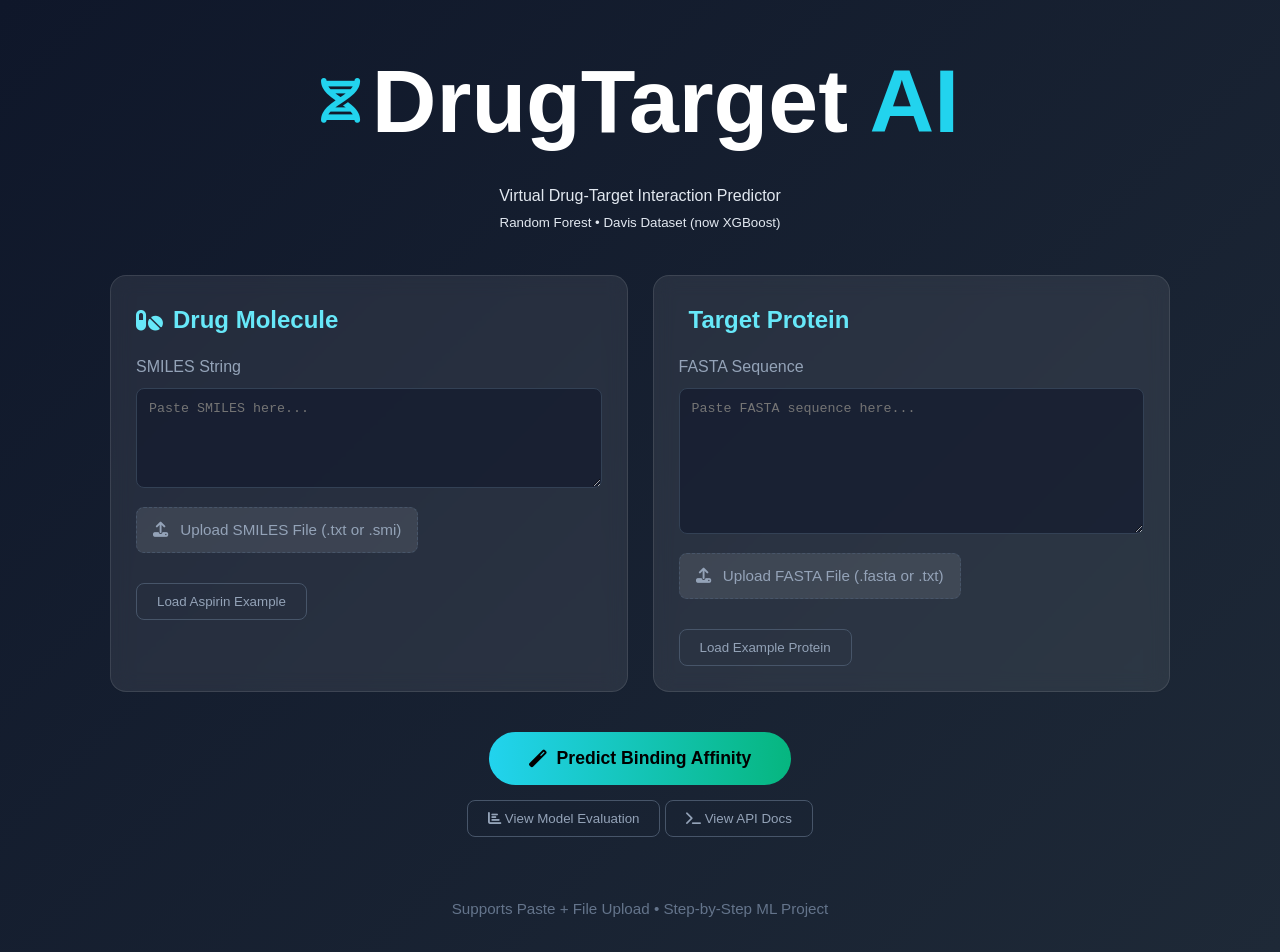
<file: frontend/index.html>
<!DOCTYPE html>
<html lang="en">
<head>
    <meta charset="UTF-8">
    <meta name="viewport" content="width=device-width, initial-scale=1.0">
    <title>DrugTarget AI - DTI Predictor</title>
    <link rel="stylesheet" href="style.css">
    <link href="https://cdnjs.cloudflare.com/ajax/libs/font-awesome/6.5.0/css/all.min.css" rel="stylesheet">
</head>
<body>
    <div class="container">
        <header>
            <div class="logo">
                <i class="fas fa-dna"></i>
                <h1>DrugTarget <span>AI</span></h1>
            </div>
            <p>Virtual Drug-Target Interaction Predictor</p>
            <small>Random Forest • Davis Dataset (now XGBoost)</small>
        </header>

        <main>
            <div class="input-grid">
                <div class="card">
                    <h2><i class="fas fa-pills"></i> Drug Molecule</h2>
                    <label for="smiles">SMILES String</label>
                    <textarea id="smiles" rows="3" placeholder="Paste SMILES here..."></textarea>
                    <div class="upload-group">
                        <label class="upload-btn">
                            <i class="fas fa-upload"></i> Upload SMILES File (.txt or .smi)
                            <input type="file" id="smilesFile" accept=".txt,.smi" style="display:none;" onchange="handleSmilesUpload(event)">
                        </label>
                    </div>
                    <button onclick="loadExampleDrug()" class="btn-secondary">Load Aspirin Example</button>
                </div>

                <div class="card">
                    <h2><i class="fas fa-protein"></i> Target Protein</h2>
                    <label for="fasta">FASTA Sequence</label>
                    <textarea id="fasta" rows="8" placeholder="Paste FASTA sequence here..."></textarea>
                    <div class="upload-group">
                        <label class="upload-btn">
                            <i class="fas fa-upload"></i> Upload FASTA File (.fasta or .txt)
                            <input type="file" id="fastaFile" accept=".fasta,.txt" style="display:none;" onchange="handleFastaUpload(event)">
                        </label>
                    </div>
                    <button onclick="loadExampleProtein()" class="btn-secondary">Load Example Protein</button>
                </div>
            </div>

            <div class="predict-section">
                <button onclick="predictInteraction()" class="btn-primary" id="predictBtn">
                    <i class="fas fa-magic"></i> Predict Binding Affinity
                </button>
                
                <button onclick="window.location.href='evaluation.html'" class="btn-secondary" style="margin-top: 15px;">
                    <i class="fas fa-chart-bar"></i> View Model Evaluation
                </button>
                
                <button onclick="window.location.href='api_docs.html'" class="btn-secondary" style="margin-top: 15px;">
                    <i class="fas fa-terminal"></i> View API Docs
                </button>
            </div>

            <div class="result-card" id="resultCard" style="display: none;">
                <h2>Prediction Result</h2>
                <div class="result-content">
                    <div class="affinity-score">
                        <span id="affinityValue">0.00</span>
                        <span class="unit">pKd</span>
                    </div>
                    <p id="interpretation" class="interpretation"></p>
                    <p id="confidence" class="confidence"></p>
                </div>
                <button onclick="resetForm()" class="btn-secondary">New Prediction</button>
            </div>
        </main>

        <footer>
            <p>Supports Paste + File Upload • Step-by-Step ML Project</p>
        </footer>
    </div>

    <script src="script.js"></script>
</body>
</html>
</file>
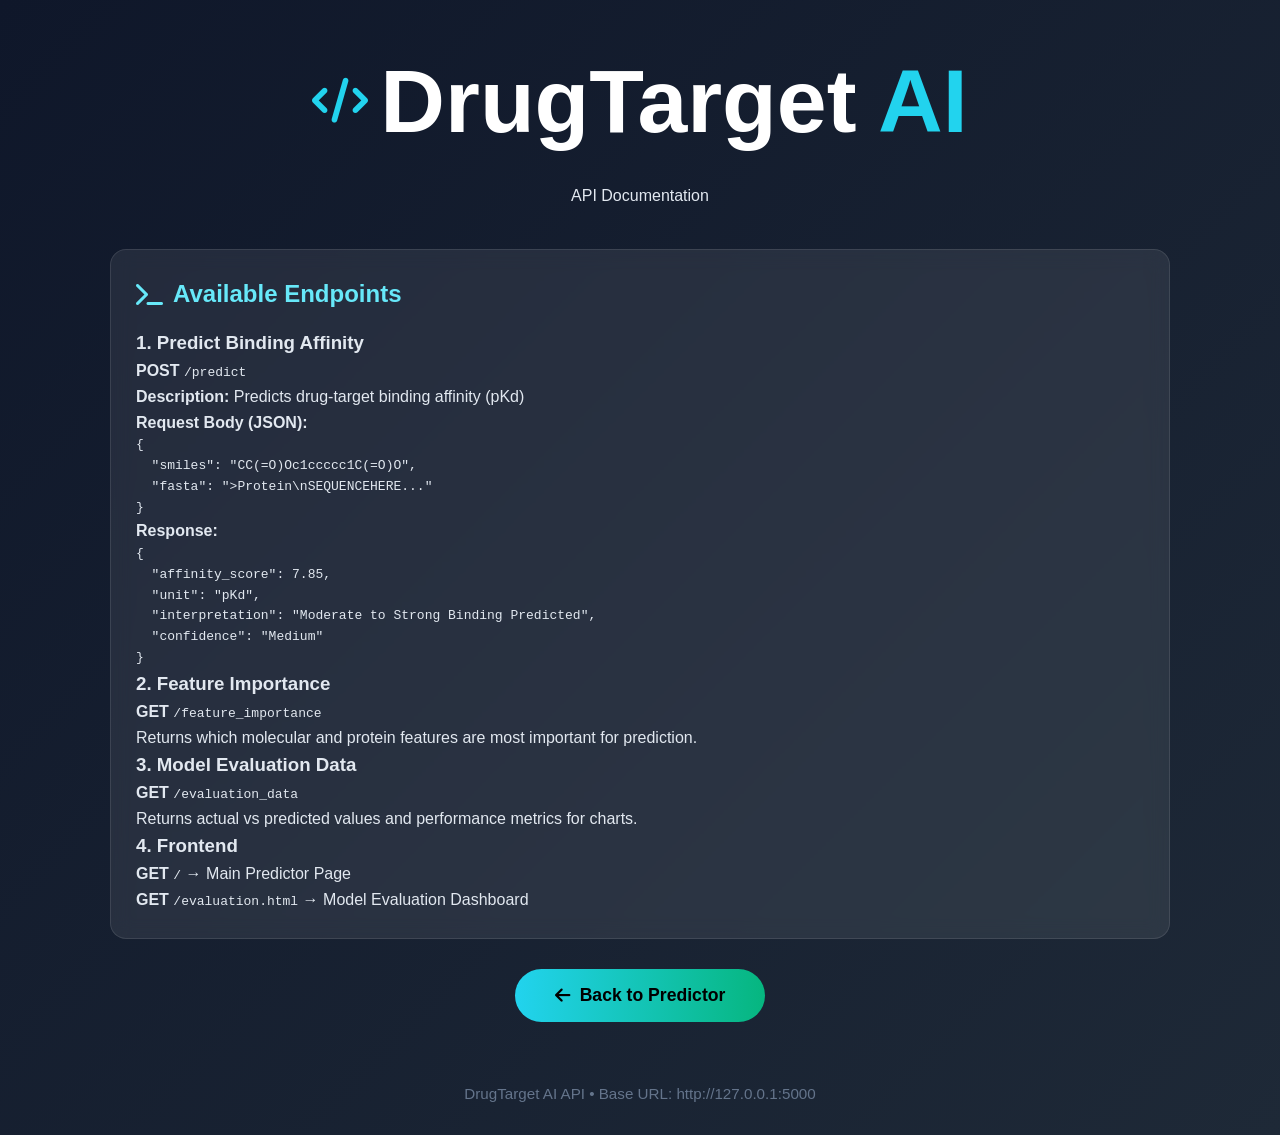
<file: frontend/api_docs.html>
<!DOCTYPE html>
<html lang="en">
<head>
    <meta charset="UTF-8">
    <meta name="viewport" content="width=device-width, initial-scale=1.0">
    <title>DrugTarget AI - API Documentation</title>
    <link rel="stylesheet" href="style.css">
    <link href="https://cdnjs.cloudflare.com/ajax/libs/font-awesome/6.5.0/css/all.min.css" rel="stylesheet">
</head>
<body>
    <div class="container">
        <header>
            <div class="logo">
                <i class="fas fa-code"></i>
                <h1>DrugTarget <span>AI</span></h1>
            </div>
            <p>API Documentation</p>
        </header>

        <main>
            <div class="card" style="margin-bottom: 30px;">
                <h2><i class="fas fa-terminal"></i> Available Endpoints</h2>
                
                <div class="api-endpoint">
                    <h3>1. Predict Binding Affinity</h3>
                    <p><strong>POST</strong> <code>/predict</code></p>
                    <p><strong>Description:</strong> Predicts drug-target binding affinity (pKd)</p>
                    <strong>Request Body (JSON):</strong>
                    <pre>{
  "smiles": "CC(=O)Oc1ccccc1C(=O)O",
  "fasta": ">Protein\nSEQUENCEHERE..."
}</pre>
                    <strong>Response:</strong>
                    <pre>{
  "affinity_score": 7.85,
  "unit": "pKd",
  "interpretation": "Moderate to Strong Binding Predicted",
  "confidence": "Medium"
}</pre>
                </div>

                <div class="api-endpoint">
                    <h3>2. Feature Importance</h3>
                    <p><strong>GET</strong> <code>/feature_importance</code></p>
                    <p>Returns which molecular and protein features are most important for prediction.</p>
                </div>

                <div class="api-endpoint">
                    <h3>3. Model Evaluation Data</h3>
                    <p><strong>GET</strong> <code>/evaluation_data</code></p>
                    <p>Returns actual vs predicted values and performance metrics for charts.</p>
                </div>

                <div class="api-endpoint">
                    <h3>4. Frontend</h3>
                    <p><strong>GET</strong> <code>/</code> → Main Predictor Page</p>
                    <p><strong>GET</strong> <code>/evaluation.html</code> → Model Evaluation Dashboard</p>
                </div>
            </div>

            <div style="text-align: center;">
                <button onclick="window.location.href='index.html'" class="btn-primary">
                    <i class="fas fa-arrow-left"></i> Back to Predictor
                </button>
            </div>
        </main>

        <footer>
            <p>DrugTarget AI API • Base URL: http://127.0.0.1:5000</p>
        </footer>
    </div>
</body>
</html>
</file>
<file: frontend/style.css>
* {
    margin: 0;
    padding: 0;
    box-sizing: border-box;
}

body {
    font-family: 'Segoe UI', Tahoma, Geneva, Verdana, sans-serif;
    background: linear-gradient(135deg, #0f172a 0%, #1e2937 100%);
    color: #e2e8f0;
    min-height: 100vh;
    line-height: 1.6;
}

.container {
    max-width: 1100px;
    margin: 0 auto;
    padding: 30px 20px;
}

header {
    text-align: center;
    margin-bottom: 40px;
}

.logo {
    display: flex;
    align-items: center;
    justify-content: center;
    gap: 12px;
    font-size: 2.8rem;
    margin-bottom: 10px;
}

.logo i {
    color: #22d3ee;
}

.logo h1 {
    color: white;
    font-weight: 700;
}

.logo span {
    color: #22d3ee;
}

.input-grid {
    display: grid;
    grid-template-columns: 1fr 1fr;
    gap: 25px;
    margin-bottom: 30px;
}

.card {
    background: rgba(255, 255, 255, 0.08);
    border-radius: 16px;
    padding: 25px;
    backdrop-filter: blur(10px);
    border: 1px solid rgba(255,255,255,0.1);
    transition: transform 0.3s;
}

.card:hover {
    transform: translateY(-5px);
}

.card h2 {
    margin-bottom: 15px;
    color: #67e8f9;
    display: flex;
    align-items: center;
    gap: 10px;
}

label {
    display: block;
    margin-bottom: 8px;
    color: #94a3b8;
    font-weight: 500;
}

textarea {
    width: 100%;
    background: rgba(15, 23, 42, 0.6);
    border: 1px solid #334155;
    border-radius: 8px;
    padding: 12px;
    color: white;
    font-family: monospace;
    resize: vertical;
    min-height: 100px;
}

textarea:focus {
    outline: none;
    border-color: #22d3ee;
    box-shadow: 0 0 0 3px rgba(34, 211, 238, 0.1);
}

.btn-primary {
    background: linear-gradient(90deg, #22d3ee, #06b67f);
    color: black;
    font-weight: bold;
    padding: 16px 40px;
    border: none;
    border-radius: 50px;
    font-size: 1.1rem;
    cursor: pointer;
    transition: all 0.3s;
    display: flex;
    align-items: center;
    gap: 10px;
    margin: 0 auto;
}

.btn-primary:hover:not(:disabled) {
    transform: translateY(-3px);
    box-shadow: 0 10px 25px rgba(34, 211, 238, 0.4);
}

.btn-secondary {
    background: transparent;
    color: #94a3b8;
    border: 1px solid #475569;
    padding: 10px 20px;
    border-radius: 8px;
    cursor: pointer;
    transition: all 0.3s;
    margin-top: 10px;
}

.btn-secondary:hover {
    background: rgba(255,255,255,0.1);
    color: white;
}

.predict-section {
    text-align: center;
    margin: 40px 0;
}

.result-card {
    background: rgba(16, 185, 129, 0.15);
    border: 2px solid #4ade80;
    border-radius: 16px;
    padding: 30px;
    text-align: center;
    margin-top: 30px;
    animation: fadeIn 0.6s ease-in;
}

.affinity-score {
    font-size: 5rem;
    font-weight: bold;
    color: #4ade80;
    margin-bottom: 10px;
    line-height: 1;
}

.unit {
    font-size: 1.8rem;
    color: #86efac;
    vertical-align: super;
}

.interpretation {
    font-size: 1.35rem;
    margin: 15px 0;
    font-weight: 600;
    color: #4ade80;
}

.confidence {
    color: #94a3b8;
    font-size: 1.1rem;
}

footer {
    text-align: center;
    margin-top: 60px;
    color: #64748b;
    font-size: 0.95rem;
}

@keyframes fadeIn {
    from { opacity: 0; transform: translateY(20px); }
    to { opacity: 1; transform: translateY(0); }
}

.btn-primary:disabled {
    background: #475569;
    cursor: not-allowed;
    transform: none;
}

.metrics-grid {
    display: grid;
    grid-template-columns: repeat(auto-fit, minmax(250px, 1fr));
    gap: 20px;
    margin-bottom: 40px;
}

.metric-card {
    background: rgba(255, 255, 255, 0.08);
    border-radius: 16px;
    padding: 25px;
    text-align: center;
    border: 1px solid rgba(255,255,255,0.1);
}

.metric-value {
    font-size: 2.8rem;
    font-weight: bold;
    color: #22d3ee;
    margin: 10px 0;
}

.charts-grid {
    margin-bottom: 45px !important;
    display: grid;
    grid-template-columns: 1fr 1fr;
    gap: 25px;
}

.chart-card {
    background: rgba(255, 255, 255, 0.08);
    border-radius: 16px;
    padding: 25px;
    border: 1px solid rgba(255,255,255,0.1);
}

.chart-card h2 {
    margin-bottom: 20px;
    color: #67e8f9;
    text-align: center;
}

.upload-group {
    margin: 12px 0;
}

.upload-btn {
    display: inline-block;
    background: rgba(255,255,255,0.1);
    color: #94a3b8;
    padding: 10px 16px;
    border-radius: 8px;
    border: 1px dashed #475569;
    cursor: pointer;
    transition: all 0.3s;
    font-size: 0.95rem;
}

.upload-btn:hover {
    background: rgba(34, 211, 238, 0.1);
    border-color: #22d3ee;
    color: #e2e8f0;
}

.upload-btn i {
    margin-right: 8px;
}

.chart-card {
    background: rgba(255, 255, 255, 0.08);
    border-radius: 16px;
    padding: 25px;
    border: 1px solid rgba(255,255,255,0.1);
}

.chart-card h2 {
    margin-bottom: 20px;
    color: #67e8f9;
    text-align: center;
}
</file>
